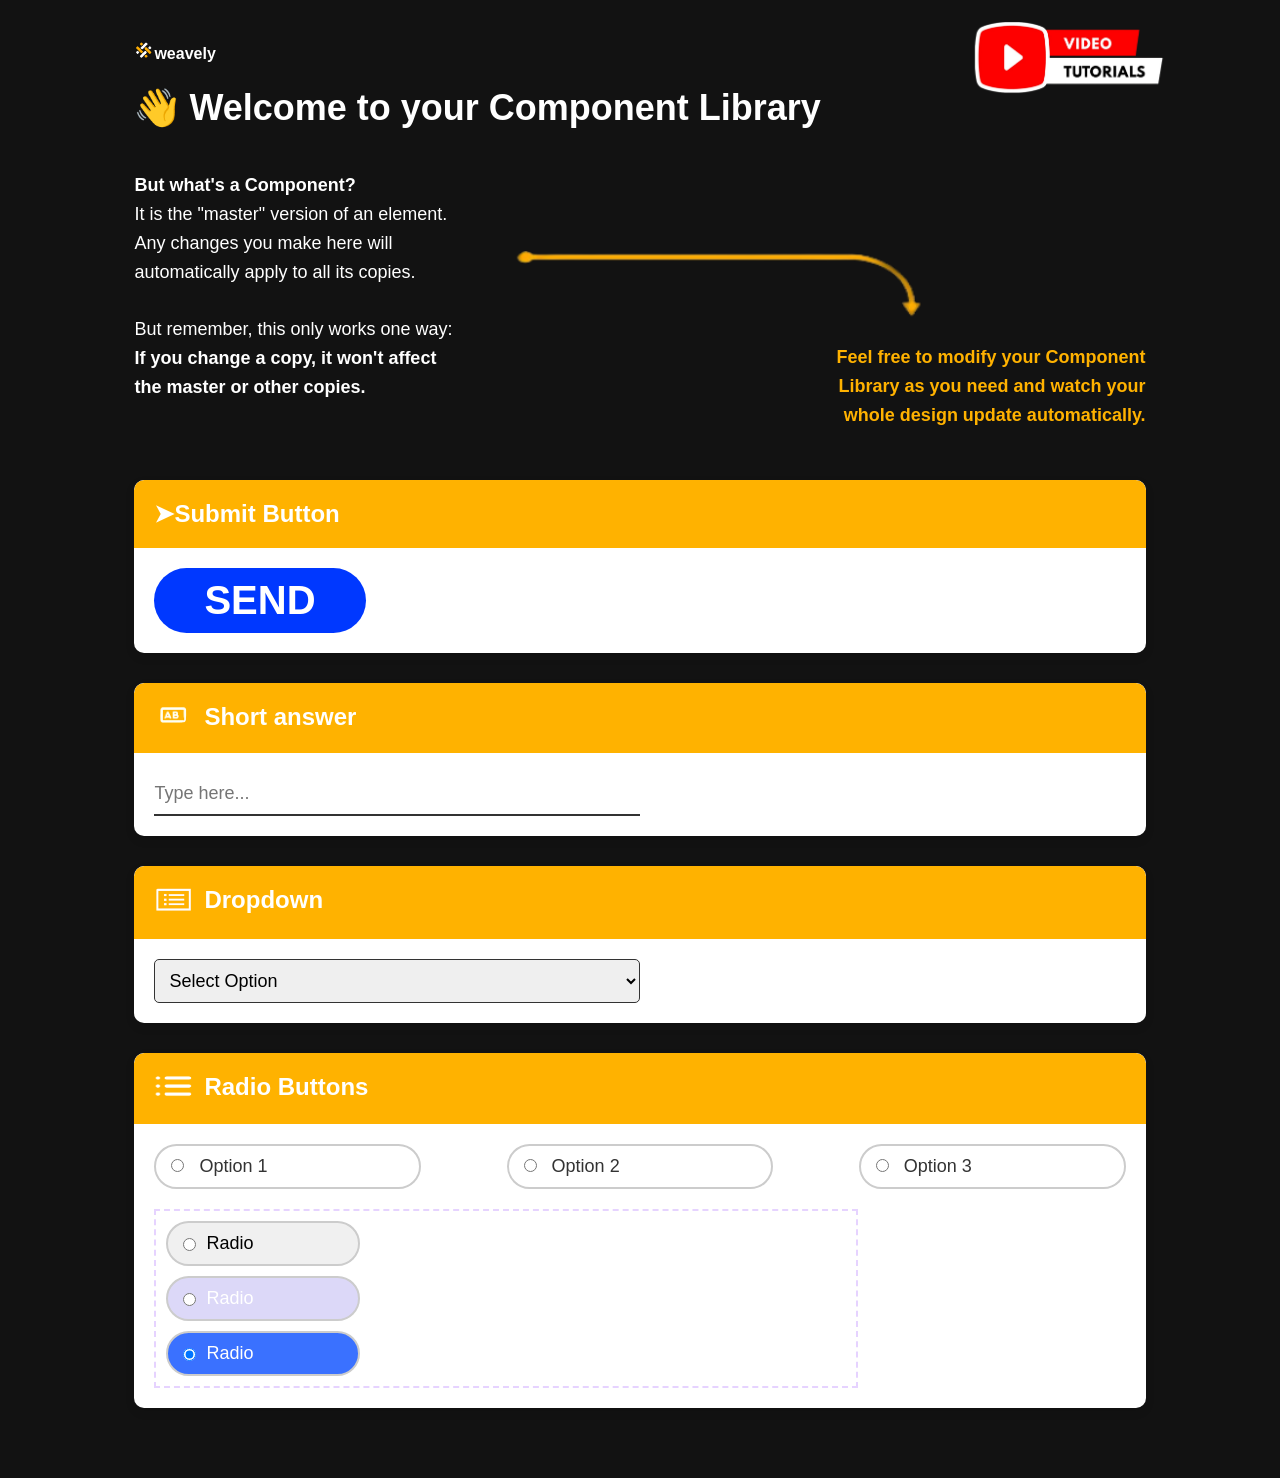
<file: pr1/index.html>
<!DOCTYPE html>
<html lang="en">
<head>
  <meta charset="UTF-8">
  <meta name="viewport" content="width=device-width, initial-scale=1.0">
  <title>Component Library</title>
  <link rel="stylesheet" href="style.css">
</head>
<body>
  <div class="container">
    <header>
      <span><img src="logo.png" alt="Weavely Logo" class="logo">weavely</span>
      <img src="youtube.png" alt="You Tube" class="foto">
      <h1>👋 Welcome to your Component Library</h1>
      <div class="main-text">
        <div class="left-text">
          <p><span>But what's a Component?</span><br>It is the "master" version of an element.<br>
            Any changes you make here will<br>automatically apply to all its copies.<br><br>
            But remember, this only works one way:<br><span>If you change a copy, it won't affect<br>the master or other copies.</span></p>
        </div>
        <div class="right-text">
          <span>Feel free to modify your Component<br>Library as you need and watch your<br>whole design update automatically.</span>
        </div>
        <img src="arr.png" alt="стрілка" class="arr">
      </div>
    </header>
  </div>
  
  <div class="container">
    <form id="componentForm">
      <div class="containers">
        <div class="headers">
            <span class="arrow">➤  </span> Submit Button
        </div>
        <div class="body">
          <button type="button" onclick="Form()" class="button">SEND</button>
        </div>
      </div>
      <div class="containers">
        <div class="headers">
            <span class="icon"><img src="AB.png" class="icons"></span> Short answer
        </div>
        <div class="body">
            <input type="text" id="answer" placeholder="Type here..." class="answer">
            <small id="answerError" style="color:red; display:none;">Please fill out this field.</small>
        </div>
      </div>
      <div class="containers">
        <div class="headers">
            <span class="icon"><img src="list.png" class="icons"></span> Dropdown
        </div>
        <div class="body">
            <select id="dropdown" class="dropdown-list">
                <option value="" disabled selected>Select Option</option>
                <option value="1">Option 1</option>
                <option value="2">Option 2</option>
                <option value="3">Option 3</option>
            </select>
            <small id="dropdownError" style="color:red; display:none;">Please select an option.</small>
        </div>
      </div>
      <div class="containers">
        <div class="headers">
            <span class="icon"><img src="options.png" class="icons"></span> Radio Buttons
        </div>
        <div class="radio-buttons-body">
            <div class="radio">
                <label class="radio-button">
                    <input type="radio" name="options" value="1"> Option 1
                </label>
                <label class="radio-button">
                    <input type="radio" name="options" value="2"> Option 2
                </label>
                <label class="radio-button">
                    <input type="radio" name="options" value="3"> Option 3
                </label>
            </div>
            <small id="radioError" style="color:red; display:none;">Please select a radio option.</small>
            <div class="radio-column">
                <label class="column radio-color-1">
                    <input type="radio" name="radioColumn" value="1"> Radio
                </label>
                <label class="column radio-color-2">
                    <input type="radio" name="radioColumn" value="2"> Radio
                </label>
                <label class="column radio-color-3">
                    <input type="radio" name="radioColumn" value="3" checked> Radio
                </label>
            </div>
          </div>
      </div>
    </form>
  </div>

  <script>
    function Form() {
      let a = true;

      const answer = document.getElementById("answer").value;
      const answerError = document.getElementById("answerError");
      if (answer === "") {
        answerError.style.display = "block";
        a = false;
      } else {
        answerError.style.display = "none";
      }

      const dropdown = document.getElementById("dropdown").value;
      const dropdownError = document.getElementById("dropdownError");
      if (dropdown === "") {
        dropdownError.style.display = "block";
        a = false;
      } else {
        dropdownError.style.display = "none";
      }

      const radioButtons = document.getElementsByName("options");
      let radioSelected = false;
      for (let i = 0; i < radioButtons.length; i++) {
        if (radioButtons[i].checked) {
          radioSelected = true;
          break;
        }
      }
      const radioError = document.getElementById("radioError");
      if (!radioSelected) {
        radioError.style.display = "block";
        a = false;
      } else {
        radioError.style.display = "none";
      }

      if (a) {
        window.location.href = "page2.html";
      }
      return false; 
    }
  </script>
</body>
</html>
</file>
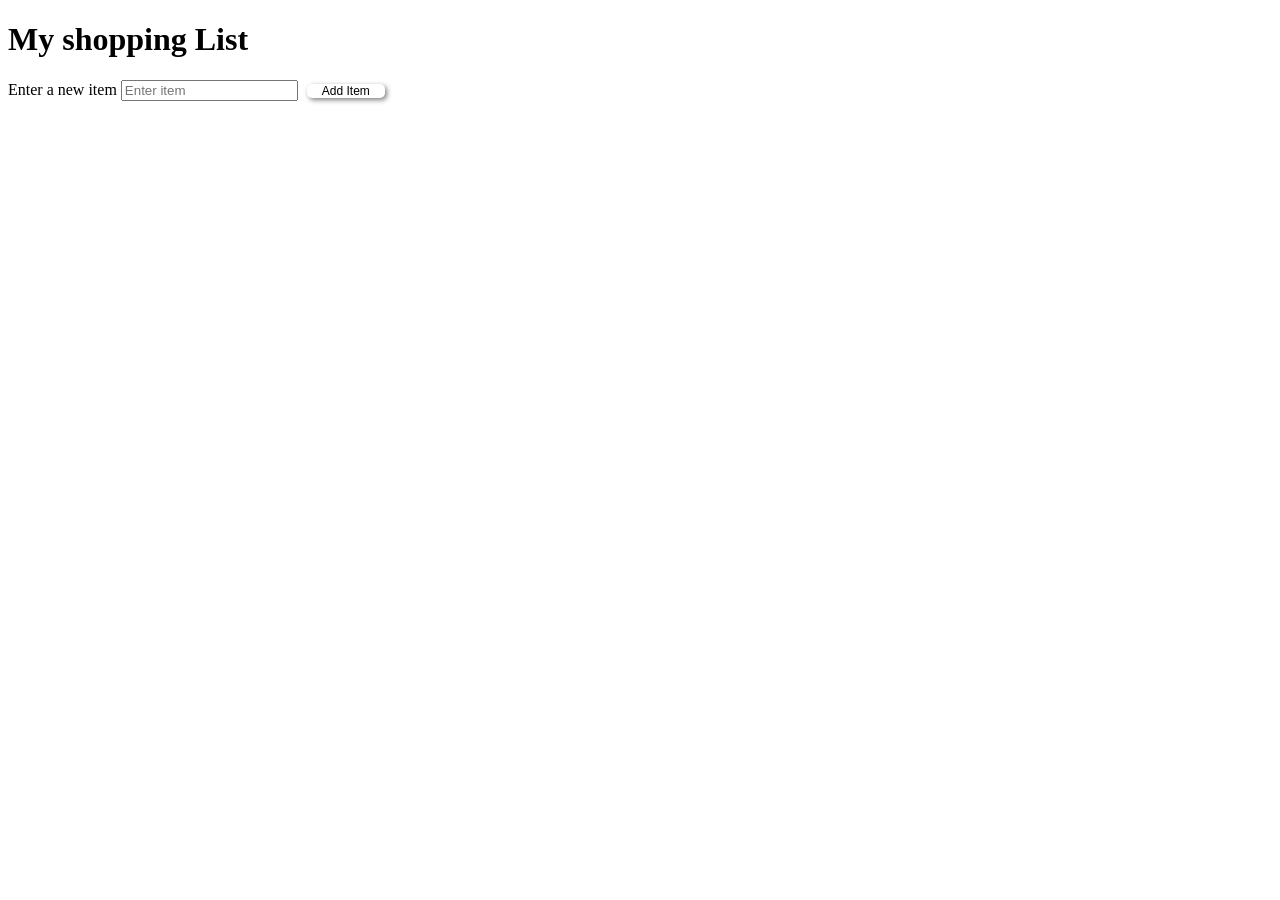
<file: pr3/index.html>
<!DOCTYPE html>
<html lang="en">
<head>
    <meta charset="UTF-8">
    <meta name="viewport" content="width=device-width, initial-scale=1.0">
    <title>Shopping List</title>
    <style>
        ul {
            margin-top: 20px;
            list-style-type: disc; 
        }
        li {
            margin-top: 20px;
        }
        button {
            background-color: white;
            font-family: Arial, Helvetica, sans-serif;
            font-size: 12px;
            border: none;
            box-shadow: 2px 2px 5px rgba(0, 0, 0, 0.5); 
            border-radius: 5px;
            margin-left: 5px;
            padding: 0 15px;
        }
    </style>
</head>
<body>
    <h1>My shopping List</h1>
    
    <p>Enter a new item 
    <input type="text" id="input" placeholder="Enter item" />
    <button onclick="Add()">Add Item</button></p>
    <ul id="list"></ul>

    <script>
        function Add() {
            const input = document.getElementById('input');
            const text = input.value;
            if (text === '') return;

            const li = document.createElement('li');
            li.textContent = text;

            const del = document.createElement('button');
            del.textContent = 'Delete';
            del.onclick = function() {
                if (confirm('Ви впевнені, що хочете видалити цей елемент?')) {
                    li.remove();
                }
            };

            const edit = document.createElement('button');
            edit.textContent = 'Edit';
            edit.onclick = function() {
                const newText = prompt('Редагувати елемент:', text);
                if (newText !== null && newText !== '') {
                    li.firstChild.textContent = newText;
                }
            };

            li.appendChild(edit);
            li.appendChild(del);
            document.getElementById('list').appendChild(li);

            input.value = '';
            input.focus();
        }
    </script>
</body>
</html>
</file>
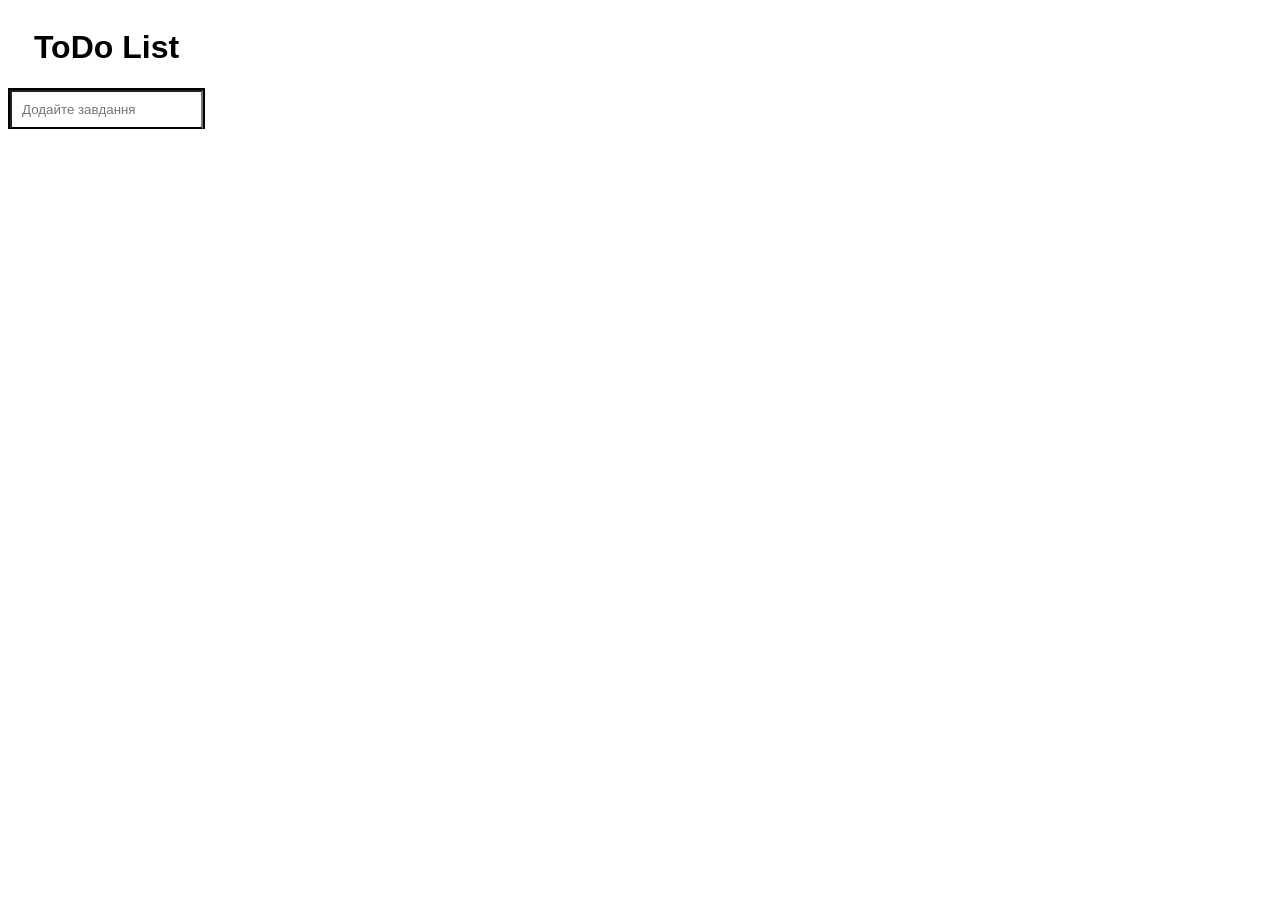
<file: pr4/index.html>
<!DOCTYPE html>
<html lang="en">
<head>
    <meta charset="UTF-8">
    <meta name="viewport" content="width=device-width, initial-scale=1.0">
    <title>ToDo List</title>
    <link rel="stylesheet" href="styles.css">
</head>
<body>
    <div><h1>ToDo List</h1></div>
    <div class="conteiner">
        <input type="text" id="task" placeholder="Додайте завдання">
        <ul id="list"></ul>
    </div>
    <script src="script.js"></script>
</body>
</html>
</file>
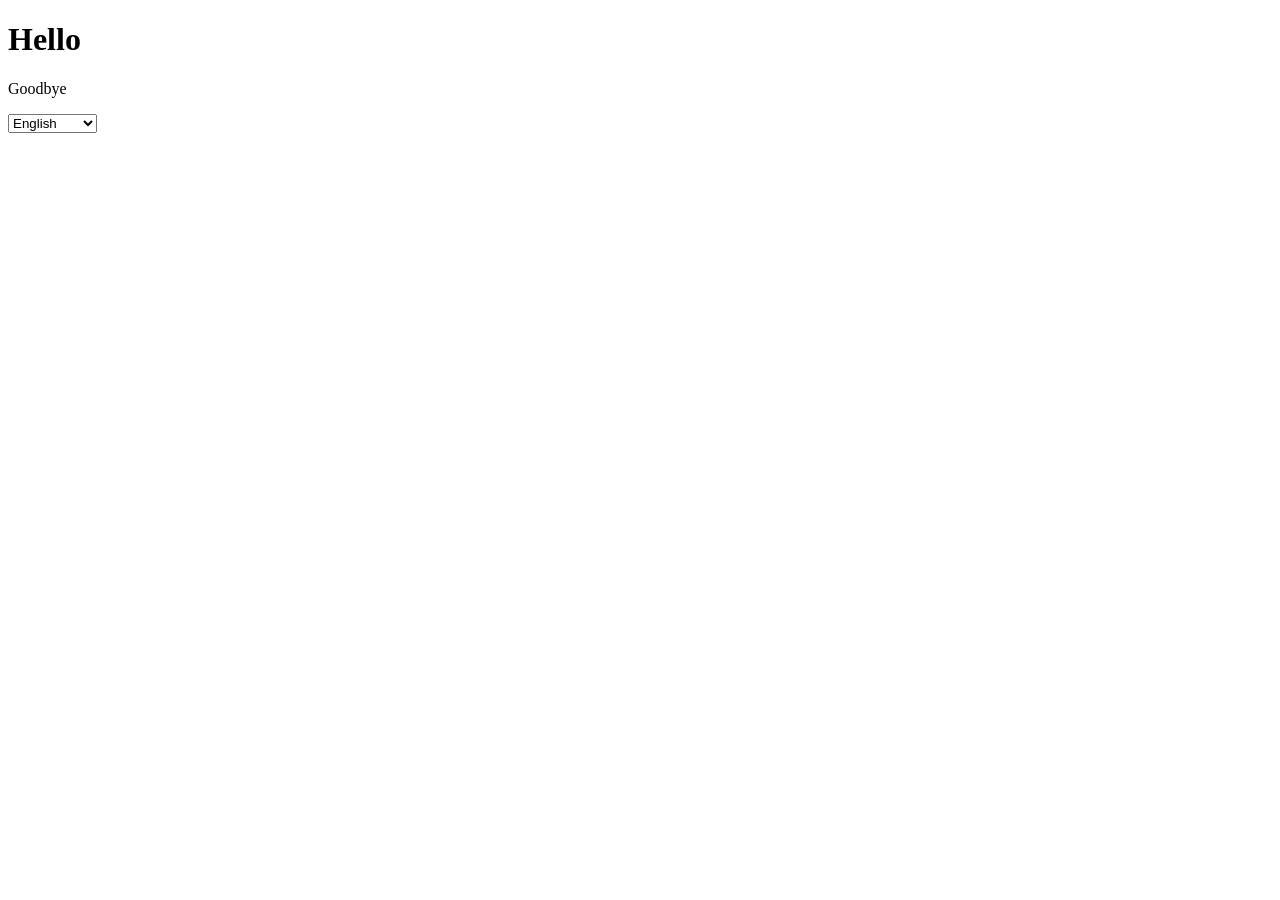
<file: pr7/index.html>
<!DOCTYPE html>
<html lang="en">
<head>
<meta charset="UTF-8">
<meta name="viewport" content="width=device-width, initial-scale=1.0">
<title>Multilingual Example with Pure JavaScript</title>
</head>
<body>
<h1 id="greeting"></h1>
<p id="farewell"></p>
<select id="language-selector">
<option value="en">English</option>
<option value="uk">Українська</option>
</select>
<script src='script/script.js'></script>
</body>
</html>
</file>
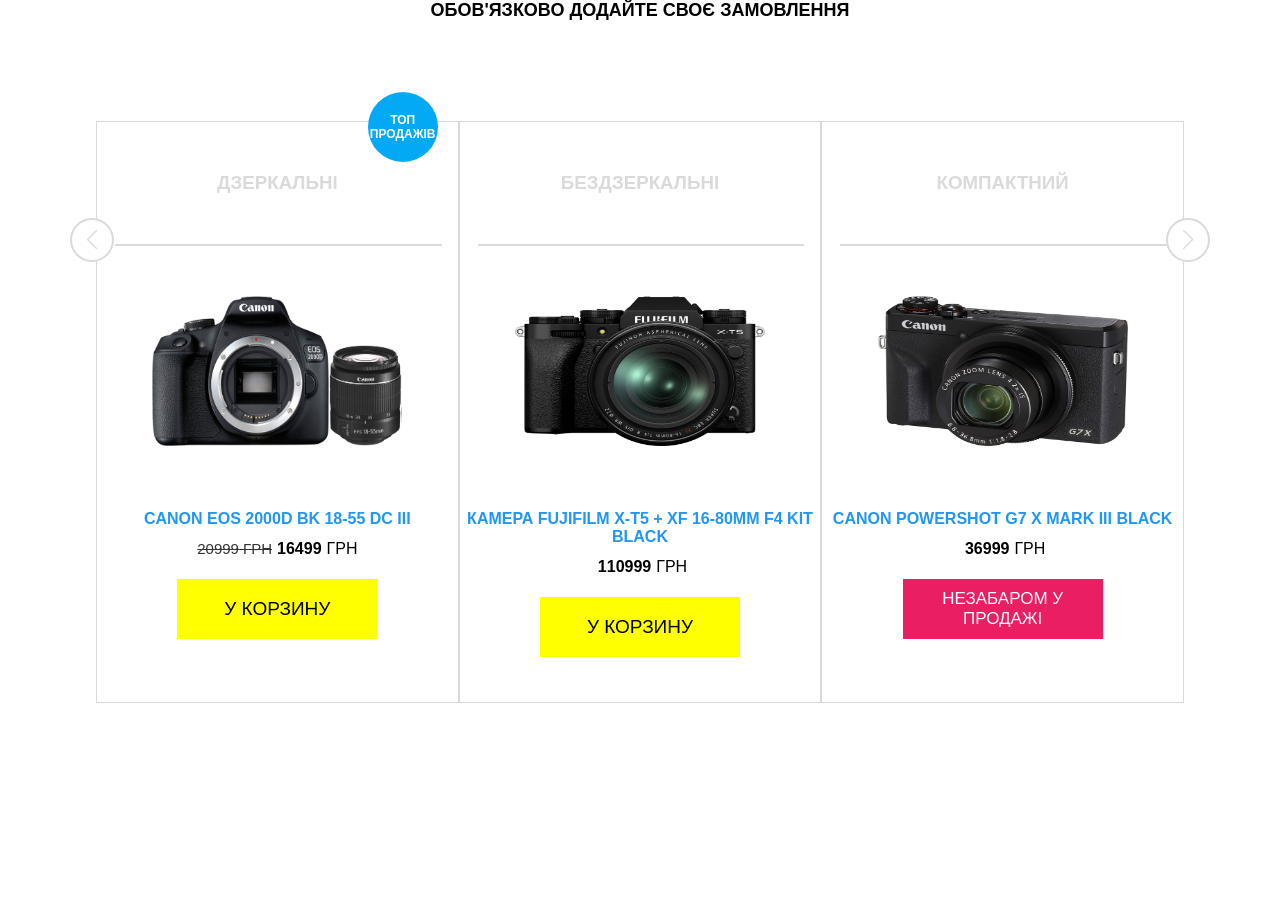
<file: Pr8/index.html>
<!DOCTYPE html>
<html lang="en">
<head>
<meta charset="UTF-8">
<meta name="viewport" content="width=device-width, initial-scale=1.0">
<link rel="stylesheet" href="https://unpkg.com/swiper/swiper-bundle.min.css">
<link rel="stylesheet" href="style/style.css">
<title>shop</title>
</head>
<body>
    <div>
        <h1>обов'язково додайте своє замовлення</h1>
    </div>
        <div class="swiper-button-next swipe swiper-right"></div>
        <div class="swiper-button-prev swipe swiper-left "></div>
        <div class="swiper-container swiper">
            <div class="swiper-wrapper">
                <div class="swiper-slide">
                    <div class="container">
                        <div class="badge blue">топ продажів</div>
                        <a href="https://rozetka.com.ua/photo/c80001/23389=dslr/"><h3 class="category">Дзеркальні</h3></a>
                        <hr>
                        <a href="images/1.png"><img src="images/1.png" alt="Product Image"></a>
                        <a href="https://rozetka.com.ua/canon_2728c007aa/p61658924/" class="product-title">Canon EOS 2000D BK 18-55 DC III</a>
                        <p class="price">
                            <small>20999 грн</small>
                            <h4>16499</h4>грн
                        </p>
                        <button>У корзину</button>
                    </div>
                </div>

                <div class="swiper-slide">
                    <div class="container">
                        <a href="https://rozetka.com.ua/photo/c80001/23389=removable_lens/"><h3 class="category">бездзеркальні</h3></a>
                        <hr>
                         <a href="images/2.png"><img src="images/2.png" alt="Product Image"></a>
                        <a href="https://rozetka.com.ua/fujifilm-16782571/p417700275/" class="product-title">Камера Fujifilm X-T5 + XF 16-80mm F4 Kit Black </a>
                        <p class="price">
                            <small></small>
                            <h4>110999</h4>грн
                        </p>
                        <button>У корзину</button>
                    </div>
                </div>

                <div class="swiper-slide">
                    <div class="container">
                        <a href="https://rozetka.com.ua/photo/c80001/23389=compact/"><h3 class="category">компактний</h3></a>
                        <hr>
                         <a href="images/3.png"><img src="images/3.png" alt="Product Image"></a>
                        <a href="https://rozetka.com.ua/canon_3637c013/p130637631/" class="product-title">Canon Powershot G7 X Mark III Black</a>
                        <p class="price">
                            <small></small>
                            <h4>36999</h4>грн
                        </p>
                        <button class="coming-soon">незабаром у продажі</button>
                    </div>
                </div>

                <div class="swiper-slide">
                    <div class="container">
                        <div class="badge green">новинка</div>
                        <a href="https://rozetka.com.ua/photo/c80001/23389=mgnovennoy-pechati/"><h3 class="category">миттєві</h3></a>
                        <hr>
                         <a href="images/4.png"><img src="images/4.png" alt="Product Image"></a>
                        <a href="https://rozetka.com.ua/polaroid-009076/p370952316/" class="product-title">Polaroid Now + Gen 2 Black</a>
                        <p class="price">
                            <small>8999 грн</small>
                            <h4>7499</h4>грн
                        </p>
                        <button>У корзину</button>
                    </div>
                </div>

                <div class="swiper-slide">
                    <div class="container">
                        <a href="https://rozetka.com.ua/photo/c80001/23389=dslr/"><h3 class="category">Дзеркальні</h3></a>
                        <hr>
                         <a href="images/5.png"><img src="images/5.png" alt="Product Image"></a>
                        <a href="https://rozetka.com.ua/nikon_d750_body/p1693562/" class="product-title">Nikon D750 Body</a>
                        <p class="price">
                            <small></small>
                            <h4>42523</h4>грн
                        </p>
                        <button class="coming-soon">незабаром у продажі</button>
                    </div>
                </div>

                <div class="swiper-slide">
                    <div class="container">
                        <div class="badge blue">хіт продажів</div>
                        <a href="https://rozetka.com.ua/photo/c80001/23389=dslr/"><h3 class="category">Дзеркальні</h3></a>
                        <hr>
                         <a href="images/6.png"><img src="images/6.png" alt="Product Image"></a>
                        <a href="https://rozetka.com.ua/canon_3011c004aa/p40130120/" class="product-title">Canon EOS 4000D BK 18-55 </a>
                        <p class="price">
                            <small>17999 грн</small>
                            <h4>16499</h4>грн
                        </p>
                        <button>У корзину</button>
                    </div>
                </div>
            </div>

        </div>
    <script src="https://unpkg.com/swiper/swiper-bundle.min.js"></script>

<script src='script/script.js'></script>
</body>
</html>
</file>
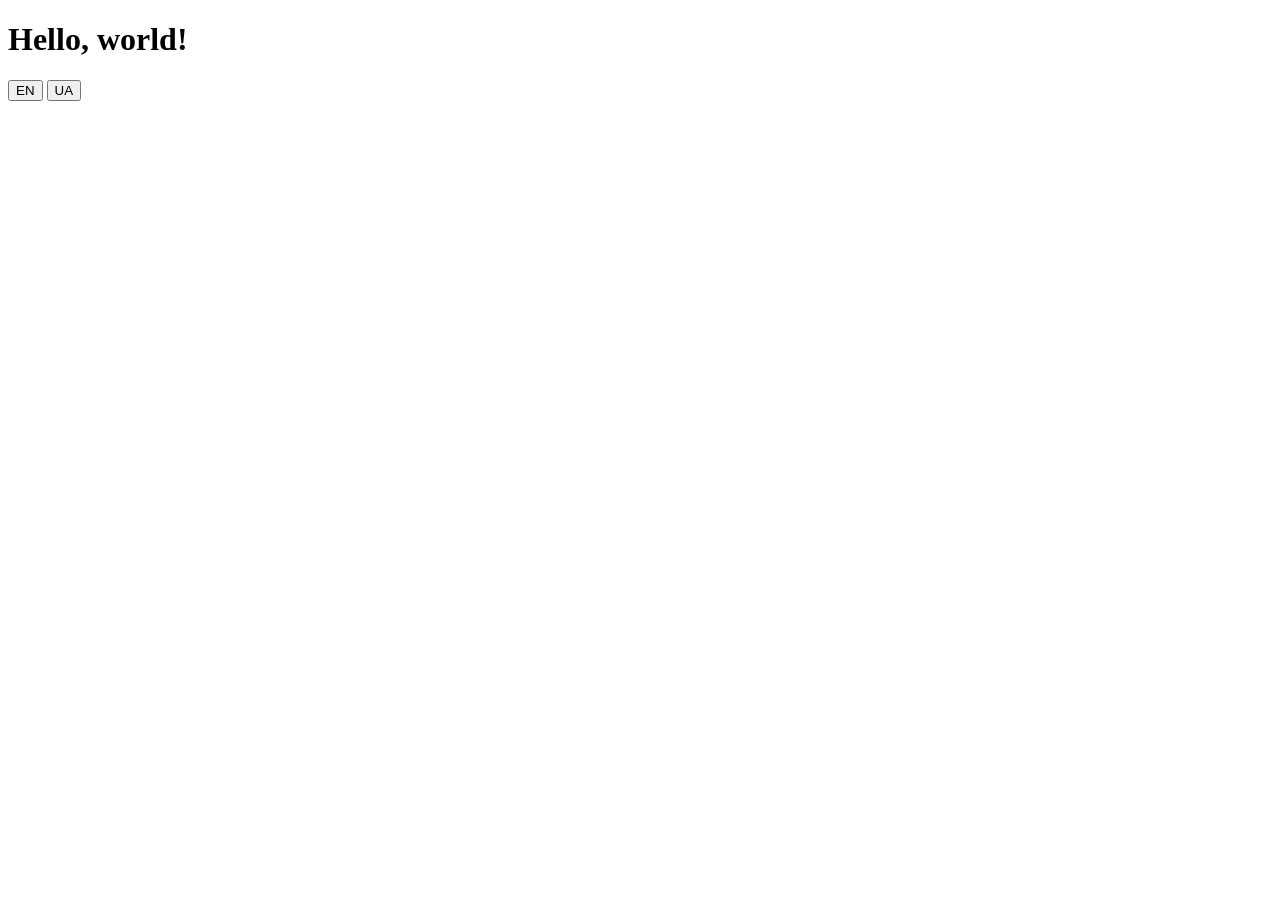
<file: p.html>
<!DOCTYPE html>
<html lang="en">
<head>
  <meta charset="UTF-8">
  <meta name="viewport" content="width=device-width, initial-scale=1.0">
  <title>ggg</title>
</head>
<body>
  <h1 id="title"></h1>

  <button id="en">EN</button>
  <button id="ua">UA</button>

  <script>
    const title = document.getElementById('title');
    const uaBtn = document.getElementById('ua');
    const enBtn = document.getElementById('en');
    
    function changeLanguage(lang, message) {
      title.textContent = message;
      localStorage.setItem('lang', lang);
    }

    const lang = localStorage.getItem('lang') || 'en';
    if (lang === 'ua') {
      changeLanguage('ua', 'Привіт, світе!');
    } else {
      changeLanguage('en', 'Hello, world!');
    }

    uaBtn.addEventListener('click', () => changeLanguage('ua', 'Привіт, світе!'));
    enBtn.addEventListener('click', () => changeLanguage('en', 'Hello, world!'));
  </script>
</body>
</html>
</file>
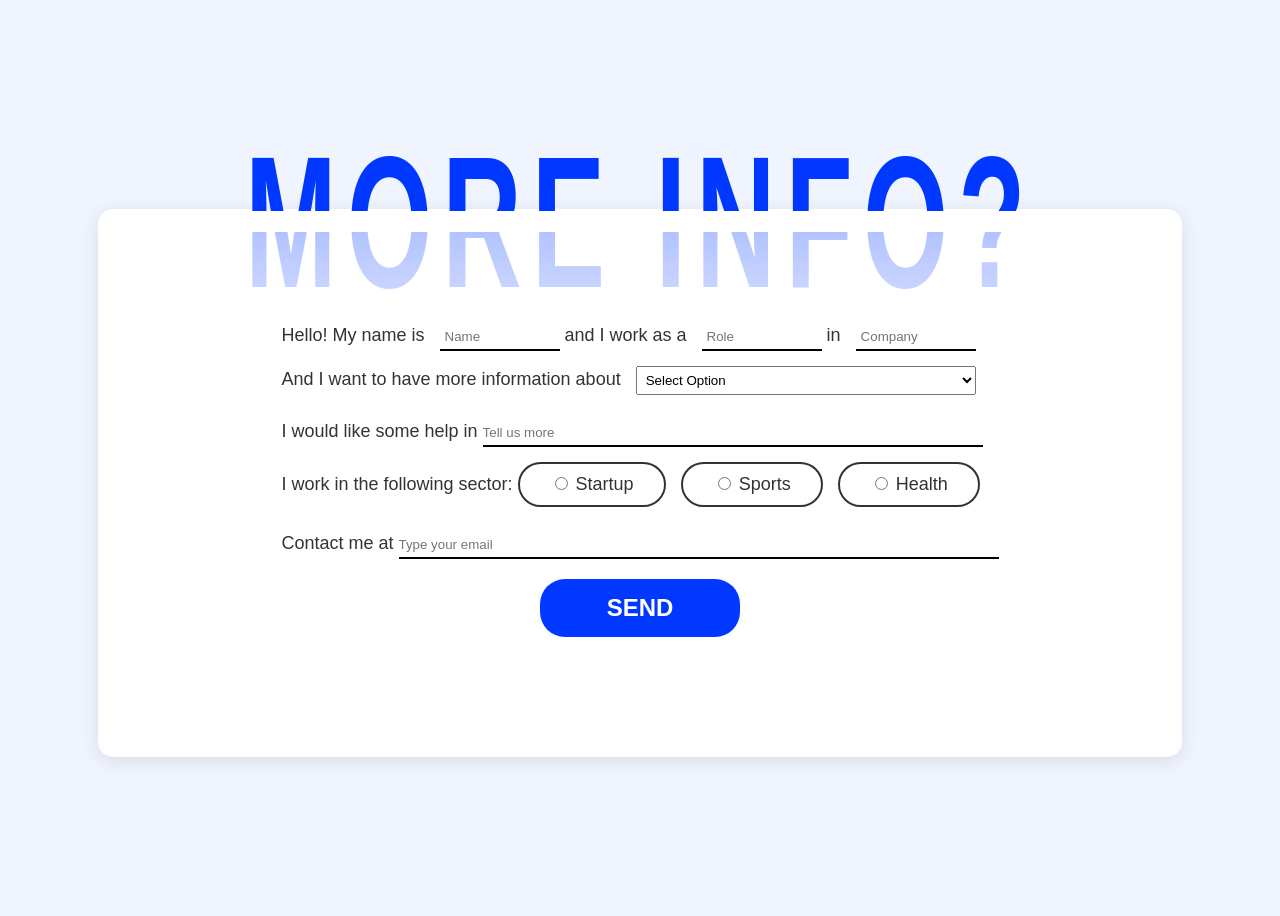
<file: page2.html>
<!DOCTYPE html>
<html lang="en">
<head>
  <meta charset="UTF-8">
  <meta name="viewport" content="width=device-width, initial-scale=1.0">
  <title>Contact Form</title>
  <link rel="stylesheet" href="page2.css">
</head>
<body>
  <div class="container">
    <div class="background-container">
      <h1 class="background-text">MORE INFO?</h1>
    </div>

    <div class="form-container" id="form">
      <form id="contact-form">
        <p>Hello! My name is 
          <input type="text" id="name" placeholder="Name" class="input">
          and I work as a 
          <input type="text" id="role" placeholder="Role" class="input">
          in 
          <input type="text" id="company" placeholder="Company" class="input">
        </p>

        <p>And I want to have more information about
          <select id="select" class="select-input">
            <option value="" disabled selected>Select Option</option>
            <option>Option 1</option>
            <option>Option 2</option>
            <option>Option 3</option>
          </select>
        </p>

        <p>I would like some help in
          <input type="text" id="help" placeholder="Tell us more" class="full-input">
        </p>

        <p>I work in the following sector: 
          <span class="radio">
            <label><input type="radio" name="sector" value="Startup"> Startup</label>
            <label><input type="radio" name="sector" value="Sports"> Sports</label>
            <label><input type="radio" name="sector" value="Health"> Health</label>
          </span>
        </p>

        <p>Contact me at 
          <input type="email" id="email" placeholder="Type your email" class="full-input1">
        </p>

        <button type="button" id="button" class="button">SEND</button>
      </form>
    </div>
  </div>

  <script>
    document.getElementById('button').addEventListener('click', function() {
      var name = document.getElementById('name').value;
      var role = document.getElementById('role').value;
      var company = document.getElementById('company').value;
      var select = document.getElementById('select').value;
      var help = document.getElementById('help').value;
      var email = document.getElementById('email').value;
      var sector = document.querySelector('input[name="sector"]:checked');

      var errorMessages = [];

      if (!name) errorMessages.push('Please enter your name.');
      if (!role) errorMessages.push('Please enter your role.');
      if (!company) errorMessages.push('Please enter your company.');
      if (!select) errorMessages.push('Please select an option about the information.');
      if (!help) errorMessages.push('Please tell us more about how we can help.');
      if (!email || !Email(email)) errorMessages.push('Please enter a valid email.');
      if (!sector) errorMessages.push('Please select a sector.');

      if (errorMessages.length > 0) {
        alert(errorMessages.join('\n'));
        return;
      }

      var formBox = document.getElementById('form');
      formBox.innerHTML = '<p>Thank you for contacting us!<br>Your message has been received.<br>We will get back to you as soon as possible.</p>';
    });

    function Email(email) {
      var re = /^[^\s@]+@[^\s@]+\.[^\s@]+$/;
      return re.test(email);
    }
  </script>
</body>
</html>
</file>
<file: pr1/style.css>
body {
    font-family: Arial, sans-serif;
    background-color: #121212;
    color: white;
}
  
.container {
  width: 80%;
  max-width: 1600px;
  margin: 20px auto;
  padding: 20px;
  position: relative;
}
  
.logo {
  width: 20px;
  align-items: left;
}
  
h1 {
  font-size: 36px;
  color: #fff;
  align-items: left;
}
  
span{
  font-weight: bold;
}

p {
  color: #ccc;
  font-size: 18px;
}

.foto {
  width: 200px;
  position: absolute;
  right: 0; 
  top: 0px; 
  z-index: 10; 
}
  
.main-text {
  display: flex;
  align-items: center;
  justify-content: space-between;
}

.left-text p {
  font-size: 18px;
  line-height: 1.6;
  color: white;
  z-index: 2;
}
.right-text {
  position: relative;
  font-size: 18px;
  line-height: 1.6;
  color: #ffb200;
  font-weight: bold;
  width: 40%;
  text-align: right;
  top: 100px;
  z-index: 2;
}

.arr {
  position: absolute;
  width: 50%;
  z-index: 1; 
  transform: translateX(50%);
}
.icon {
  margin-right: 10px;
}
.icons{
  width: 40px;
  margin: 0;
}

.containers {
  background-color: white;
  border-radius: 10px;
  box-shadow: 0px 4px 10px rgba(0, 0, 0, 0.1);
  overflow: hidden;
  margin-bottom: 30px;  
 
}

.headers {
  background-color: #ffb200;
  border-radius:  10px 10px 0 0 ;
  padding: 20px;
  font-weight: bold;
  color: white;
  font-size: 24px;
  display: flex;
}

.body {
  padding: 20px;
  text-align: left;
}

.button {
  background-color: #0038ff;
  color: white;
  font-size: 40px;
  padding: 10px 50px;
  border: none;
  border-radius: 50px;
  cursor: pointer;
  font-weight: bold;
}

.answer {
  border: none;
  border-bottom: 2px solid #333;
  padding: 10px 0;
  font-size: 18px;
  width: 50%;
  outline: none;
  color: #333;
}

.dropdown-list {
  width: 50%;
  padding: 10px;
  font-size: 18px;
  border: 1px solid #333;
  border-radius: 5px;
  background-size: 12px 12px;
}

.radio-buttons-body {
  padding: 20px;
}

.radio {
  display: flex;
  justify-content: space-between;
  margin-bottom: 20px;
}

.radio-button {
  width: 25%;
  font-size: 18px;
  color: #333;
  padding: 10px;
  border: 2px solid #ccc; /* Adding border to each radio option */
  border-radius: 25px;
}

.radio-button input {
  margin-right: 10px;
}

.radio-column {
  border: 2px dashed #e6d3ff;
  padding: 10px;
  display: flex;
  flex-direction: column;
  gap: 10px;
  width: 70%;
}

.column {
  width: 25%;
  display: flex;
  align-items: center;
  font-size: 18px;
  padding: 10px;
  border: 2px solid #ccc; 
  border-radius: 25px;
}

.column input {
  margin-right: 10px;
}


.radio-color-1 {
  background-color: #f0f0f0;
  color: #000;
}

.radio-color-2 {
  background-color: #dcd8f8;
}

.radio-color-3 {
  background-color: #3a71ff;
  color: white;
}

@media (max-width: 970px) {
  .arr {
    width: 40%;
    transform: translateX(70%);
  }
  .logo {
    width: 10px;
  }
  .foto {
    width: 100px;
  }
  .containers {
    margin-bottom: 20px;  
  }
  h1 {
    font-size: 30px;
  }
  .left-text p {
    font-size: 14px;
  }
  .right-text {
    font-size: 14px;
    width: 40%;
  }
  .headers {
    padding: 10px;;
    font-size: 18px;
  }
  .button {
    padding: 10px 20px;
    font-size: 13px;
  }
  .answer{
    font-size: 14px;
    width: 40%;
  }
  .dropdown-list {
    width: 40%;
    font-size: 14px;
  }
  .radio {
    margin-bottom: 10px;
  }
  
  .radio-button {
    width: 25%;
    font-size: 14px;
  }
  .radio-column {
    width: 70%;
  }
  
  .column {
    width: 25%;
    font-size: 14px;
  }
}
@media (max-width: 751px) {
  .arr {
    width: 30%;
    transform: translateX(90%);
  }
  .containers {
    margin-bottom: 20px;  
  }
  h1 {
    font-size: 24px;
  }
  .left-text p {
    font-size: 12px;
  }
  .right-text {
    font-size: 12px;
    width: 40%;
    top: 80px;
  }
}
@media (max-width: 430px) {
  .container {
    margin: 10px auto;
    padding: 10px;
  }
  .arr {
    width: 20%;
    transform: translateX(170%);
  }
  .logo {
    width: 10px;
  }
  .foto {
    width: 80px;
  }
  .f{
    width: 30px;
  }
  .containers {
    margin-bottom:10px;  
  }
  h1 {
    font-size: 16px;
  }
  .left-text p {
    font-size: 8px;
  }
  .right-text {
    font-size: 8px;
    width: 50%;
    top: 40px;
  }
  .headers {
    padding: 5px;;
    font-size: 12px;
  }
  .button {
    padding: 10px 20px;
    font-size: 10px;
  }
  .answer{
    font-size: 10px;
    width: 30%;
  }
  .dropdown-list {
    width: 40%;
    font-size: 10px;
  }
  .radio {
    margin-bottom: 5px;
  }
  
  .radio-button {
    width: 30%;
    font-size: 10px;
    padding: 5px;
  }
  .radio-column {
    width: 70%;
    padding: 5px;
  }
  
  .column {
    width: 30%;
    font-size: 10px;
    padding: 5px;
  }
  .body {
    padding: 10px;
  }
}
</file>
<file: pr4/styles.css>
body {
    font-family: Arial, sans-serif;
    display: block;
    justify-content: center; 
    align-items: center; 
    position: fixed;
}

.conteiner{
    border: 2px solid #000000;  
    border-bottom: none; 
}

h1 {
    text-align: center;
}

#task {
    width: 100%;
    padding: 10px;
    box-sizing: border-box;
    align-items: center;
}

#task, .task-item {
    border-bottom: 2px solid #000000;
} 

#list {
    padding: 0;
}

.task-item {
    display: flex;
    justify-content: space-between;
    align-items: center;
    padding: 10px;
}

.task-item.completed {
    text-decoration: line-through;
    color: #888;
}

.task-item input[type="checkbox"] {
    margin-right: 10px;
}

.task-item .delete {
    color: red;
    cursor: pointer;
    padding: 0 10px;
    border: 2px solid red;
    border-radius: 30px;
}
</file>
<file: Pr8/style/style.css>
* {
    margin: 0;
    padding: 0;
    font-family: Arial, sans-serif;
    text-align: center;
}
body {
    overflow-x: hidden;
}
h1, h3, h4,p,a, button, div {
    text-align: center;
    text-transform: uppercase;
}
h4{ 
    display: inline-block;
    margin-right: 5px;
}
small{
    margin-right: 5px;
}
.container {
    height: 580px;
    position: relative;
    align-items: center;
    border: 1px solid rgb(218, 218, 219);
    margin: 100px 0 0 0;
    vertical-align: top;
    min-width: 0;
}
.badge {
    position: absolute;
    top: -30px;
    right: 20px;
    background-color: #8bc34a;
    color: white;
    padding: 15px;
    border-radius: 50%;
    font-size: 12px;
    font-weight: bold;
    width: 40px; 
    height: 40px;
    display: flex;
    align-items: center;
    justify-content: center;
}

.badge.blue {
    background-color: #03a9f4;
}

.category {
    color: rgb(218, 218, 219);
    margin: 50px;
}

hr {
    width: 90%;
    border: 1px solid rgb(218, 218, 219);
    margin-left: 5%;
}
.product-title {
    color: #2196f3;
    font-size: 16px;
    font-weight: bold;
    margin: 10px 0;
    display: block;
}

.price {
    font-size: 18px;
    color: #333;
    min-height: 0px; 
    display: inline-block;
}

button {
    width: 200px;
    height: 60px;
    border: none;
    font-size: 19px;
    margin: 20px auto; 
    color: black;
    background-color: yellow;
    display: block;
}

button.coming-soon {
    background-color: #e91e63;
    color: white;
    font-size: 17px;
}

a {
    text-decoration: none;

}
img{
    width: 250px;
    height: 150px;
    margin: 50px 0;
}
small {
    text-decoration: line-through;
}
.discount-price {
    font-weight: bold;
}
.swiper {
    width: 85%;

    }
.swipe {
    position: absolute;
    width: 40px;
    height: 40px;
    top: 260px;
    border: 2px solid;
    border-radius: 50%;
    text-align: center;
    line-height: 40px;
    background-color: white;
    color: rgb(218, 218, 219);
    z-index: 2;
}
.swiper-left{
    left: 90px;

    }
.swiper-right{
    right: 90px;

    }

.swiper-button-next::after {
    font-size: 20px;
}
.swiper-button-prev::after {
    font-size: 20px;

}


@media (max-width: 1380px) {
    h1{
        font-size: 18px;
    }
    .swiper-left{
        left: 70px;

        }
    .swiper-right{
        right: 70px;

        }
    .swipe {
        top: 240px;
    }

}
@media (max-width: 990px) {
    .swiper-left{
        left: 50px;

        }
    .swiper-right{
        right: 50px;

        }
}
@media (max-width: 750px) {
    .swiper-left{
        left: 30px;

        }
    .swiper-right{
        right: 30px;

        }
}
@media (max-width: 550px) {

    .swiper {
        width: 75%;

    }
}
</file>
<file: page2.css>
body {
  font-family: Arial, sans-serif;
  background-color: #f0f4ff;
  color: #333;
  display: flex;
  height: 100vh;
}

.container {
  width: 100%;
  display: flex;
  flex-direction: column;
  justify-content: center;
  align-items: center;
}

.background-container {
  height: 200px;
  margin-bottom: -150px; 
}

.background-text {
  top: -75px;
  font-size: 110px;
  font-weight: bold;
  text-transform: uppercase;
  letter-spacing: 10px;
  transform: scaleY(1.7);
  background: linear-gradient(to bottom, #0038ff, #0038ff 45%, white 45%, white 55%, rgba(0, 56, 255, 0.3) 55%, rgba(0, 56, 255, 0.15) 100%);
  -webkit-background-clip: text;
  color: transparent;
  z-index: 3;
  position: relative;
  pointer-events: none;
}

.form-container {
  display: flex;
  flex-direction: column;
  align-items: center;
  background-color: white;
  padding: 100px;
  border-radius: 15px; 
  box-shadow: 0px 4px 20px rgba(0, 0, 0, 0.1);
  width: 70%; 
  z-index: 2;
  text-align: center;
}

form {
  text-align: left;
}

p {
  font-size: 18px; 
  margin: 15px 0;
}

.input {
  border: none;
  border-bottom: 2px solid #000;
  outline: none;
  padding: 5px;
  margin-left: 10px;
  width: 110px; 
}

.full-input {
  width: 500px;
  margin-top: 10px;
  border: none;
  border-bottom: 2px solid #000;
  outline: none;
  padding: 5px 0;
}

.full-input1 {
  width: 600px;
  margin-top: 10px;
  border: none;
  border-bottom: 2px solid #000;
  outline: none;
  padding: 5px 0;
}

.select-input {
  width: 340px;
  padding: 5px;
  margin-left: 10px;
}

.radio label {
  border: 2px solid #333; 
  border-radius: 25px; 
  padding: 10px 30px; 
  margin-right: 10px; 
  display: inline-block; 
}

.button {
    display: block;
    background-color: #0038ff;
    color: white;
    padding: 15px 30px;
    border: none;
    border-radius: 25px;
    font-size: 24px;
    font-weight: bold;
    margin: 20px auto;
    width: 200px;
    text-align: center;
 }
@media (max-width: 1000px) {
  .background-container {
    height: 150px;
    margin-bottom: -150px;
  }
  .background-text {
    top: -80px;
    font-size: 70px;
    letter-spacing: 10px;
    transform: scaleY(1.7);
  }
  .form-container {
    padding: 60px; 
    width: 70%;
  }
  p {
    font-size: 14px; 
    margin: 15px 0;
  }
  .input {
    padding: 5px;
    margin-left: 10px;
    width: 80px;
  }
  .full-input {
    width: 350px;
    margin-top: 10px;
    padding: 5px 0;
  }
  .full-input1 {
    width: 400px;
    margin-top: 10px;
    padding: 5px 0;
  }
  .select-input {
    width: 200px;
    padding: 5px;
    margin-left: 10px;
  }
  .radio label {
    padding: 5px 15px; 
    margin-right: 5px; 
  }
  .button {
      padding: 15px 30px;
      font-size: 18px;
      width: 150px;
   }
  
}
@media (max-width: 550px) {
  .background-container {
    height: 50px;
    margin-bottom: -150px; 
  }
  
  .background-text {
    top: -75px;
    font-size: 30px;
    letter-spacing: 10px;
    transform: scaleY(1.7);
  }
  
  .form-container {
    padding: 30px;
    width: 90%;
    margin-top: 60px; 
  }
  
  p {
    font-size: 14px; 
    margin: 10px 0;
    text-align: left;
    width: 100%; 
    float: left;
  }
  
  .input, .full-input, .full-input1, .select-input, .radio label {
    font-size: 8px; 
    width: 50%; 
    margin-top: 5px;
    padding: 8px;
    color: #000;
    border: 0;
    background-color: #9dbbe8;
    border-radius: 25px;
    outline: none;
    float: right;
  }
  
  .radio label {
    padding: 5px 10px;
    border: 1px solid #333;
    margin-right: 5px;
    width: 50%;
  }
  
  .button {
    padding: 10px 20px;
    font-size: 11px;
    width: 200px;
  }
}
</file>
